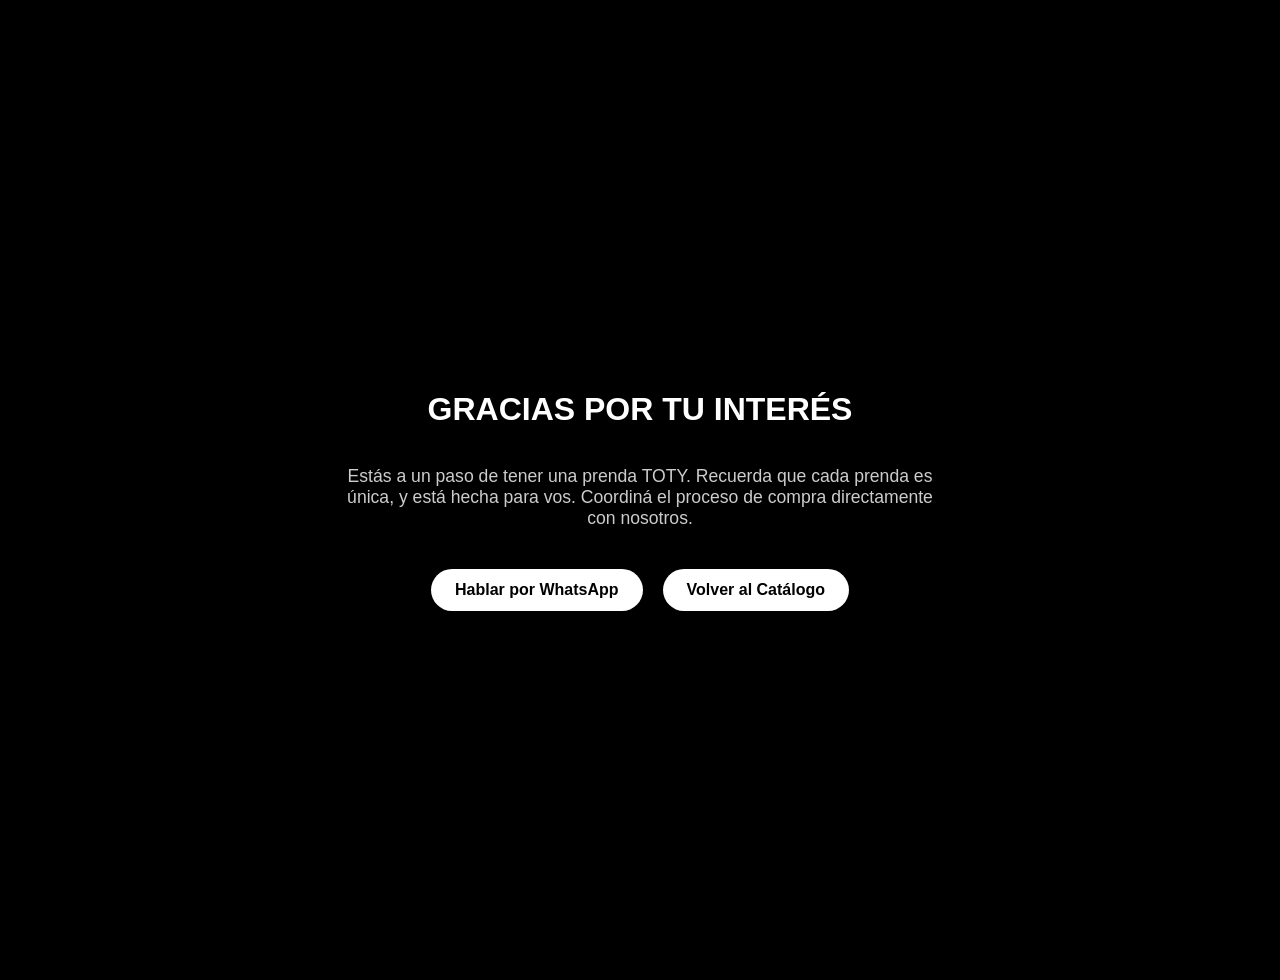
<file: comprar.html>
<!DOCTYPE html>
<html lang="es">
<head>
  <meta charset="UTF-8" />
  <meta name="viewport" content="width=device-width, initial-scale=1.0" />
  <title>Compra GRAYS - TOTY</title>
    <link rel="icon" type="image/png" href="favicon.jpg">

  <style>
    body {
      margin: 0;
      padding: 0;
      font-family: 'Poppins', sans-serif;
      background-color: black;
      color: white;
      display: flex;
      flex-direction: column;
      align-items: center;
      justify-content: center;
      min-height: 100vh;
      text-align: center;
      padding: 40px 20px;
    }

    h1 {
      font-size: 2rem;
      margin-bottom: 20px;
    }

    p {
      font-size: 1.1rem;
      color: #ccc;
      max-width: 600px;
      margin-bottom: 40px;
    }

    .botones {
      display: flex;
      gap: 20px;
      flex-wrap: wrap;
      justify-content: center;
    }

    a {
      text-decoration: none;
      background-color: white;
      color: black;
      padding: 12px 24px;
      border-radius: 30px;
      font-weight: bold;
      transition: background 0.3s ease;
    }

    a:hover {
      background-color: #ccc;
    }
  </style>
</head>
<body>

  <h1>GRACIAS POR TU INTERÉS</h1>
  <p>
    Estás a un paso de tener una prenda TOTY. Recuerda que cada prenda es única, y está hecha para vos. Coordiná el proceso de compra directamente con nosotros.
  </p>

  <div class="botones">
    <a href="https://wa.me/59899721270" target="_blank">Hablar por WhatsApp</a>
    <a href="catalogo.html">Volver al Catálogo</a>
  </div>

</body>
</html>
</file>
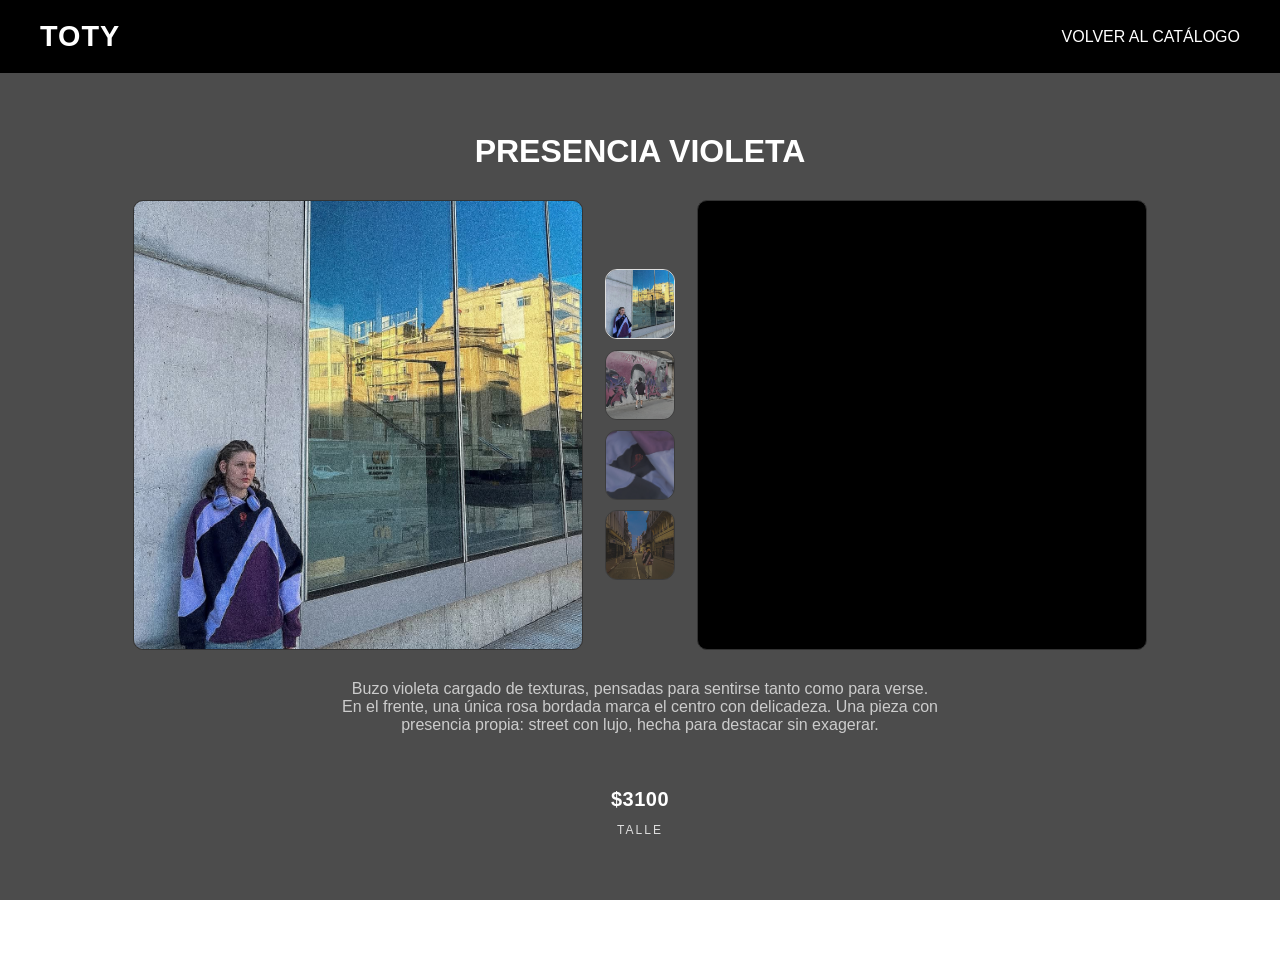
<file: presenciaVioleta.html>
<!DOCTYPE html>
<html lang="es">
<head>
  <meta charset="UTF-8" />
  <meta name="viewport" content="width=device-width, initial-scale=1.0" />
  <title>Presencia Violeta - TOTY</title>
  <link rel="icon" type="image/png" href="favicon.jpg">

  <style>
    * { margin: 0; padding: 0; box-sizing: border-box; }

    body {
      font-family: 'Poppins', sans-serif;
      color: white;
      min-height: 100vh;
      position: relative;
      overflow-x: hidden;
    }

    .video-fondo {
      position: fixed;
      top: 0;
      left: 0;
      width: 100vw;
      height: 100vh;
      object-fit: cover;
      opacity: 70%;
      z-index: -2;
    }

    .overlay {
      position: fixed;
      top: 0;
      left: 0;
      width: 100vw;
      height: 100vh;
      background: rgba(0, 0, 0, 0.7);
      z-index: -1;
    }

    header {
      padding: 20px 40px;
      display: flex;
      justify-content: space-between;
      align-items: center;
      z-index: 1;
      position: relative;
      background-color: black;
    }

    .logo {
      font-size: 1.8rem;
      font-weight: bold;
      letter-spacing: 1px;
      text-decoration: none;
      color: white;
    }

    nav a {
      color: white;
      text-decoration: none;
      font-size: 1rem;
    }

    .detalle {
      padding: 60px 20px;
      text-align: center;
      z-index: 1;
      position: relative;
      min-height: 100vh;
    }

    .detalle h2 {
      font-size: 2rem;
      margin-bottom: 30px;
    }

    /* ====== GALERÍA: FOTO | THUMBS EN MEDIO | VIDEO ====== */
    .galeria-fotos {
      display: flex;
      justify-content: center;
      align-items: flex-start; /* misma línea arriba */
      gap: 18px;
      margin-bottom: 30px;
      flex-wrap: nowrap;
    }

    .foto-principal,
    .galeria-fotos video {
      width: 450px;
      height: 450px;
      max-width: 90vw;
      object-fit: cover;
      background-color: black;
      border-radius: 10px;
      border: 1px solid #333;
      display: block;
    }

    /* Miniaturas al medio (columna) */
    .thumbs {
      height: 450px;
      display: flex;
      flex-direction: column;
      gap: 10px;
      padding: 6px 4px;
      overflow-y: auto;
      scrollbar-width: none;
      align-items: center;
      justify-content: center;
    }
    .thumbs::-webkit-scrollbar { display: none; }

    .thumb {
      width: 70px;
      height: 70px;
      border-radius: 12px;
      border: 1px solid #333;
      overflow: hidden;
      cursor: pointer;
      opacity: 0.6;
      transition: 0.18s ease;
      background: rgba(0,0,0,0.25);
    }

    .thumb img {
      width: 100%;
      height: 100%;
      object-fit: cover;
      display: block;
    }

    .thumb.activa {
      opacity: 1;
      border-color: #ddd;
      transform: translateY(-1px);
    }

    .detalle p {
      color: #ccc;
      max-width: 600px;
      margin: 0 auto;
      font-size: 1rem;
    }

    .boton-comprar {
      display: flex;
      flex-direction: column;
      justify-content: center;
      align-items: center;
      margin-top: 40px;
    }

    /* PRECIO ABAJO DE LA DESCRIPCIÓN */
    .precio-producto {
      color: #fff;
      font-size: 20px;
      font-weight: 800;
      letter-spacing: 0.5px;
      margin: 14px 0 12px;
    }

    /* LABEL "TALLE" ABAJO DEL PRECIO */
    .label-talle {
      color:#ddd;
      font-size:12px;
      letter-spacing:2px;
      text-transform:uppercase;
      margin-bottom:8px;
      font-weight:300;
      text-align:center;
    }

    /* ====== Responsive ====== */
    @media (max-width: 980px) {
      .galeria-fotos {
        flex-direction: column;
        align-items: center;
        gap: 14px;
      }

      .thumbs {
        height: auto;
        width: 92vw;
        max-width: 450px;
        flex-direction: row;
        overflow-x: auto;
        overflow-y: hidden;
        justify-content: flex-start;
      }

      .thumb {
        width: 64px;
        height: 64px;
      }
    }

    @media (max-width: 600px) {
      .foto-principal,
      .galeria-fotos video {
        width: 92vw;
        height: 92vw;
        max-height: 420px;
      }
    }
  </style>
</head>

<body>

  <video class="video-fondo" autoplay muted loop playsinline>
    <source src="material/buzo violeta/fondoV.mp4" type="video/mp4" />
    Tu navegador no soporta video.
  </video>

  <div class="overlay"></div>

  <header>
    <a href="index.html" class="logo" id="logoToty">TOTY</a>
    <nav>
      <a href="catalogo.html">VOLVER AL CATÁLOGO</a>
    </nav>
  </header>

  <section class="detalle">
    <h2>PRESENCIA VIOLETA</h2>

    <div class="galeria-fotos">
      <!-- FOTO -->
      <img id="fotoBuzo" class="foto-principal" src="material/buzo violeta/1.jpg" alt="Violeta 1">

      <!-- MINIATURAS EN EL MEDIO -->
      <div class="thumbs" id="thumbs"></div>

      <!-- VIDEO (no lo toco) -->
      <video autoplay muted loop playsinline>
        <source src="material/buzo violeta/video2.MP4" type="video/mp4" />
        Tu navegador no soporta video.
      </video>
    </div>

    <p>
      Buzo violeta cargado de texturas, pensadas para sentirse tanto como para verse. En el frente, una única rosa bordada marca el centro con delicadeza. Una pieza con presencia propia: street con lujo, hecha para destacar sin exagerar.
    </p>

    <!-- PRECIO + TALLE + SHOPIFY -->
    <div class="boton-comprar">
      <!-- CAMBIÁ ESTE PRECIO SI NO ES 3000 -->
      <div class="precio-producto">$3100</div>
      <div class="label-talle">Talle</div>
      <div id="product-component-1763383241123"></div>
    </div>

  </section>

  <!-- MINIATURAS JS (sin flechas) -->
  <script>
    const fotos = [
      "material/buzo violeta/1.jpg",
      "material/buzo violeta/2.jpg",
      "material/buzo violeta/3.jpg",
      "material/buzo violeta/4.jpg"
    ];

    let index = 0;

    const fotoBuzo = document.getElementById("fotoBuzo");
    const thumbs = document.getElementById("thumbs");

    function setFoto(i) {
      index = i;
      fotoBuzo.src = fotos[index];

      [...thumbs.children].forEach((el, idx) => {
        el.classList.toggle("activa", idx === index);
      });
    }

    fotos.forEach((src, i) => {
      const t = document.createElement("div");
      t.className = "thumb" + (i === 0 ? " activa" : "");
      t.innerHTML = `<img src="${src}" alt="thumb ${i + 1}">`;
      t.addEventListener("click", () => setFoto(i));
      thumbs.appendChild(t);
    });

    setFoto(0);
  </script>

  <!-- Shopify Buy Button -->
  <script type="text/javascript">
    (function () {
      var scriptURL = 'https://sdks.shopifycdn.com/buy-button/latest/buy-button-storefront.min.js';

      if (window.ShopifyBuy) {
        if (window.ShopifyBuy.UI) {
          ShopifyBuyInit();
        } else {
          loadScript();
        }
      } else {
        loadScript();
      }

      function loadScript() {
        var script = document.createElement('script');
        script.async = true;
        script.src = scriptURL;
        document.body.appendChild(script);
        script.onload = ShopifyBuyInit;
      }

      function ShopifyBuyInit() {
        var client = ShopifyBuy.buildClient({
          domain: 'tyfukc-4b.myshopify.com',
          storefrontAccessToken: 'a8413ee5dde4253704b93932cee84e2a',
        });

        ShopifyBuy.UI.onReady(client).then(function (ui) {
          ui.createComponent('product', {
            id: '7728752230443',
            node: document.getElementById('product-component-1763383241123'),
            moneyFormat: '%24%7B%7Bamount_with_comma_separator%7D%7D',
            options: {
              product: {
                contents: {
                  img: false,
                  imgWithCarousel: false,
                  title: false,
                  price: false,        /* precio lo mostramos nosotros arriba */
                  description: false,
                  quantity: false,
                  options: true
                },
                styles: {
                  product: {
                    "background-color": "transparent",
                    "text-align": "center",
                    "border": "none",
                    "box-shadow": "none"
                  },
                  button: {
                    "background-color": "#5c1695",
                    "border-radius": "30px",
                    "padding": "12px 24px",
                    "font-weight": "bold",
                    "color": "white",
                    ":hover": { "background-color": "#9c25fd" },
                    ":focus": { "background-color": "#9c25fd" }
                  }
                },
                text: { button: "COMPRAR AHORA" }
              },

              option: {
                styles: {
                  wrapper: {
                    "background-color": "transparent",
                    "border": "none",
                    "box-shadow": "none",
                    "padding": "0",
                    "margin": "0 0 12px 0"
                  },
                  label: {
                    "display": "none" /* oculto label interno: usás tu "Talle" */
                  },
                  select: {
                    "background-color": "#2e2e2e",
                    "border": "1px solid #2e2e2e",
                    "border-radius": "10px",
                    "color": "#fff",
                    "padding": "10px 14px",
                    "font-size": "14px",
                    "text-align": "center",
                    "margin-bottom": "16px",
                    "outline": "none",
                    "appearance": "none",
                    "-webkit-appearance": "none",
                    "-moz-appearance": "none",
                    "box-shadow": "none",
                    "cursor": "pointer",
                    "transition": "0.25s",
                    "width": "100%",
                    ":hover": { "background-color": "#3a3a3a", "border-color": "#3a3a3a" },
                    ":focus": { "background-color": "#3a3a3a", "border-color": "#3a3a3a", "box-shadow": "none", "outline": "none" }
                  }
                }
              },

              cart: {
                styles: {
                  button: {
                    "background-color": "#5c1695",
                    ":hover": { "background-color": "#9c25fd" },
                    ":focus": { "background-color": "#9c25fd" }
                  }
                },
                text: {
                  title: "Carrito",
                  total: "TOTAL",
                  empty: "Tu carrito está vacío",
                  notice: "Vestite como quieras pero que sea TOTY",
                  button: "Comprar"
                }
              },

              toggle: {
                styles: {
                  toggle: {
                    "background-color": "#5c1695",
                    ":hover": { "background-color": "#9c25fd" },
                    ":focus": { "background-color": "#9c25fd" }
                  }
                }
              },

              modalProduct: {
                contents: {
                  img: true,
                  imgWithCarousel: true,
                  button: false,
                  buttonWithQuantity: true,
                  options: true
                },
                styles: {
                  button: {
                    "background-color": "#5c1695",
                    ":hover": { "background-color": "#9c25fd" },
                    ":focus": { "background-color": "#9c25fd" }
                  }
                },
                text: { button: "Agregar al carrito" }
              }
            }
          });
        });
      }
    })();
  </script>

</body>
</html>
</file>
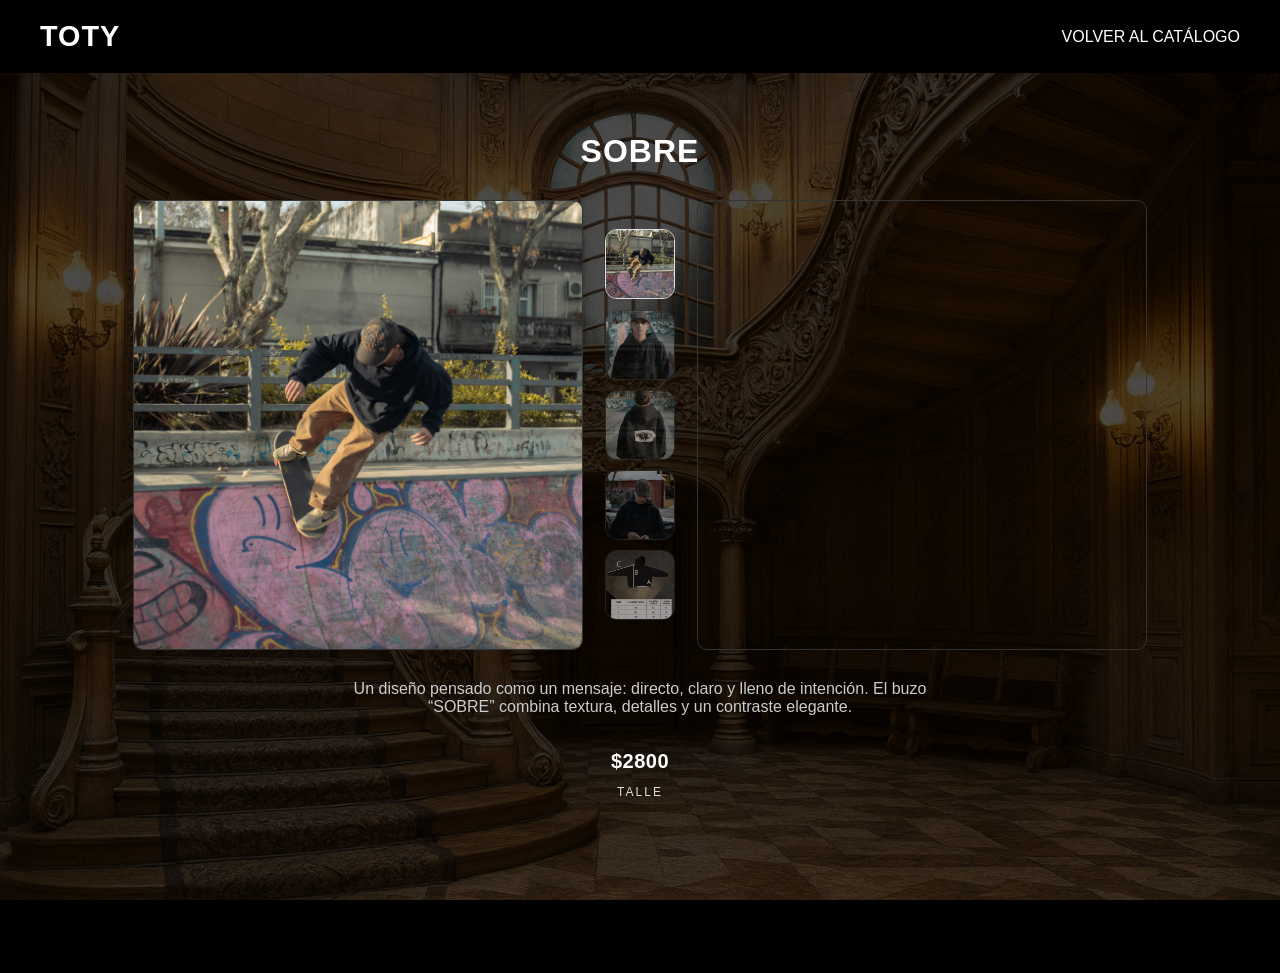
<file: sobre.html>
<!DOCTYPE html>
<html lang="es">
<head>
  <meta charset="UTF-8" />
  <meta name="viewport" content="width=device-width, initial-scale=1.0" />
  <title>SOBRE - TOTY</title>

  <style>
    * { margin: 0; padding: 0; box-sizing: border-box; }

    body {
      font-family: 'Poppins', sans-serif;
      color: white;
      min-height: 100vh;
      position: relative;
      overflow-x: hidden;
      background: #000 url("material/buzo sobre/fondo.png") center center / cover no-repeat fixed;
    }

    .overlay {
      position: fixed;
      top: 0; left: 0;
      width: 100vw; height: 100vh;
      background: rgba(0, 0, 0, 0.7);
      z-index: -1;
    }

    header {
      padding: 20px 40px;
      display: flex;
      justify-content: space-between;
      align-items: center;
      background-color: black;
      z-index: 1;
      position: relative;
    }

    .logo {
      font-size: 1.8rem;
      font-weight: bold;
      letter-spacing: 1px;
      text-decoration: none;
      color: white;
    }

    nav a {
      color: white;
      text-decoration: none;
      font-size: 1rem;
    }

    .detalle {
      padding: 60px 20px;
      text-align: center;
      position: relative;
      z-index: 1;
      min-height: 100vh;
    }

    .detalle h2 {
      font-size: 2rem;
      margin-bottom: 30px;
      letter-spacing: 1px;
    }

    /* ====== GALERÍA: FOTO | THUMBS EN MEDIO | VIDEO ====== */
    .galeria-fotos {
      display: flex;
      justify-content: center;
      align-items: flex-start; /* misma línea arriba */
      gap: 18px;
      margin-bottom: 30px;
      flex-wrap: nowrap;
    }

    .foto-principal,
    .galeria-fotos video {
      width: 450px;
      height: 450px;
      max-width: 90vw;
      object-fit: cover;
      background-color: transparent;
      border-radius: 10px;
      border: 1px solid #333;
      display: block;
    }

    /* Miniaturas al medio (columna) */
    .thumbs {
      height: 450px;
      display: flex;
      flex-direction: column;
      gap: 10px;
      padding: 6px 4px;
      overflow-y: auto;
      scrollbar-width: none;
      align-items: center;
      justify-content: center;
    }
    .thumbs::-webkit-scrollbar { display: none; }

    .thumb {
      width: 70px;
      height: 70px;
      border-radius: 12px;
      border: 1px solid #333;
      overflow: hidden;
      cursor: pointer;
      opacity: 0.6;
      transition: 0.18s ease;
      background: rgba(0,0,0,0.25);
    }

    .thumb img {
      width: 100%;
      height: 100%;
      object-fit: cover;
      display: block;
    }

    .thumb.activa {
      opacity: 1;
      border-color: #ddd;
      transform: translateY(-1px);
    }

    .detalle p {
      color: #ccc;
      max-width: 600px;
      margin: 0 auto 30px;
      font-size: 1rem;
    }

    .boton-comprar {
      display: flex;
      flex-direction: column;
      align-items: center;
      justify-content: center;
      margin-top: 10px;
    }

    /* PRECIO ABAJO DE LA DESCRIPCIÓN */
    .precio-producto {
      color: #fff;
      font-size: 20px;
      font-weight: 800;
      letter-spacing: 0.5px;
      margin: 4px 0 12px;
    }

    /* LABEL "TALLE" ABAJO DEL PRECIO */
    .label-talle {
      color:#ddd;
      font-size:12px;
      letter-spacing:2px;
      text-transform:uppercase;
      margin-bottom:8px;
      font-weight:300;
      text-align:center;
    }

    /* ====== Responsive ====== */
    @media (max-width: 980px) {
      .galeria-fotos {
        flex-direction: column;
        align-items: center;
        gap: 14px;
      }

      .thumbs {
        height: auto;
        width: 92vw;
        max-width: 450px;
        flex-direction: row;
        overflow-x: auto;
        overflow-y: hidden;
        justify-content: flex-start;
      }

      .thumb {
        width: 64px;
        height: 64px;
      }
    }

    @media (max-width: 600px) {
      .foto-principal,
      .galeria-fotos video {
        width: 92vw;
        height: 92vw;
        max-height: 420px;
      }
    }
  </style>
</head>

<body>
  <div class="overlay"></div>

  <header>
    <a href="index.html" class="logo" id="logoToty">TOTY</a>
    <nav>
      <a href="catalogo.html">VOLVER AL CATÁLOGO</a>
    </nav>
  </header>

  <section class="detalle">
    <h2>SOBRE</h2>

    <div class="galeria-fotos">
      <!-- FOTO -->
      <img id="fotoBuzo" class="foto-principal" src="material/buzo sobre/1.jpg" alt="SOBRE 1">

      <!-- MINIATURAS EN EL MEDIO -->
      <div class="thumbs" id="thumbs"></div>

      <!-- VIDEO -->
      <video autoplay muted loop playsinline webkit-playsinline>
        <source src="material/buzo sobre/video.mp4" type="video/mp4" />
      </video>
    </div>

    <p>
      Un diseño pensado como un mensaje: directo, claro y lleno de intención. El buzo “SOBRE” combina textura, detalles y un contraste elegante.
    </p>

    <!-- PRECIO + TALLE + SHOPIFY -->
    <div class="boton-comprar">
      <!-- CAMBIÁ ESTE PRECIO SI NO ES 3000 -->
      <div class="precio-producto">$2800</div>

      <div class="label-talle">Talle</div>
      <div id="product-component-1763861359099"></div>
    </div>
  </section>

  <!-- MINIATURAS JS (sin flechas) -->
  <script>
    const fotos = [
      "material/buzo sobre/1.jpg",
      "material/buzo sobre/2.jpg",
      "material/buzo sobre/3.jpg",
      "material/buzo sobre/4.jpg",
      "material/buzo sobre/5.jpg"
    ];

    let index = 0;

    const fotoBuzo = document.getElementById("fotoBuzo");
    const thumbs = document.getElementById("thumbs");

    function setFoto(i) {
      index = i;
      fotoBuzo.src = fotos[index];

      [...thumbs.children].forEach((el, idx) => {
        el.classList.toggle("activa", idx === index);
      });
    }

    fotos.forEach((src, i) => {
      const t = document.createElement("div");
      t.className = "thumb" + (i === 0 ? " activa" : "");
      t.innerHTML = `<img src="${src}" alt="thumb ${i + 1}">`;
      t.addEventListener("click", () => setFoto(i));
      thumbs.appendChild(t);
    });

    setFoto(0);
  </script>

  <!-- Shopify Buy Button -->
  <script type="text/javascript">
  (function () {
    var scriptURL = 'https://sdks.shopifycdn.com/buy-button/latest/buy-button-storefront.min.js';

    if (window.ShopifyBuy) {
      if (window.ShopifyBuy.UI) {
        ShopifyBuyInit();
      } else {
        loadScript();
      }
    } else {
      loadScript();
    }

    function loadScript() {
      var script = document.createElement('script');
      script.async = true;
      script.src = scriptURL;
      document.body.appendChild(script);
      script.onload = ShopifyBuyInit;
    }

    function ShopifyBuyInit() {
      var client = ShopifyBuy.buildClient({
        domain: 'tyfukc-4b.myshopify.com',
        storefrontAccessToken: 'a8413ee5dde4253704b93932cee84e2a',
      });

      ShopifyBuy.UI.onReady(client).then(function (ui) {
        ui.createComponent('product', {
          id: '7744097550379',
          node: document.getElementById('product-component-1763861359099'),
          moneyFormat: '%24%7B%7Bamount_with_comma_separator%7D%7D',
          options: {
            product: {
              contents: {
                img: false,
                imgWithCarousel: false,
                title: false,
                price: false,      /* precio lo mostramos nosotros arriba */
                description: false,
                quantity: false,
                options: true
              },
              styles: {
                product: {
                  "box-shadow": "none",
                  "background-color": "transparent",
                  "border": "none",
                  "text-align": "center"
                },
                button: {
                  "background-color": "#5c1695",
                  "border-radius": "30px",
                  "padding": "12px 24px",
                  "font-weight": "bold",
                  ":hover": { "background-color": "#9c25fd" },
                  ":focus": { "background-color": "#9c25fd" }
                }
              },
              text: { button: "COMPRAR AHORA" }
            },

            option: {
              styles: {
                wrapper: {
                  "background-color": "transparent",
                  "border": "none",
                  "box-shadow": "none",
                  "padding": "0",
                  "margin": "0 0 12px 0"
                },
                label: {
                  "display": "none"  /* oculto label interno: usás tu "Talle" */
                },
                select: {
                  "background-color": "#2e2e2e",
                  "border": "1px solid #2e2e2e",
                  "border-radius": "10px",
                  "color": "#fff",
                  "padding": "12px 14px",
                  "font-size": "14px",
                  "text-align": "center",
                  "margin-bottom": "16px",
                  "outline": "none",
                  "appearance": "none",
                  "-webkit-appearance": "none",
                  "-moz-appearance": "none",
                  "box-shadow": "none",
                  "cursor": "pointer",
                  "transition": "0.25s",
                  "width": "100%",
                  ":hover": { "background-color": "#3a3a3a", "border-color": "#3a3a3a" },
                  ":focus": { "background-color": "#3a3a3a", "border-color": "#3a3a3a", "box-shadow": "none", "outline": "none" }
                }
              }
            },

            cart: {
              styles: {
                button: {
                  "background-color": "#5c1695",
                  ":hover": { "background-color": "#9c25fd" },
                  ":focus": { "background-color": "#9c25fd" }
                }
              },
              text: {
                title: "Carrito",
                total: "TOTAL",
                empty: "Tu carrito está vacío",
                notice: "",
                button: "Comprar"
              }
            },

            toggle: {
              styles: {
                toggle: {
                  "background-color": "#5c1695",
                  ":hover": { "background-color": "#9c25fd" },
                  ":focus": { "background-color": "#9c25fd" }
                }
              }
            },

            modalProduct: {
              contents: {
                img: true,
                imgWithCarousel: true,
                button: false,
                buttonWithQuantity: true,
                options: true
              },
              styles: {
                product: {
                  "@media (min-width: 601px)": {
                    "max-width": "100%",
                    "margin-left": "0px",
                    "margin-bottom": "0px"
                  }
                },
                button: {
                  "background-color": "#5c1695",
                  ":hover": { "background-color": "#9c25fd" },
                  ":focus": { "background-color": "#9c25fd" }
                }
              },
              text: { button: "Agregar al carrito" }
            }
          }
        });
      });
    }
  })();
  </script>
</body>
</html>
</file>
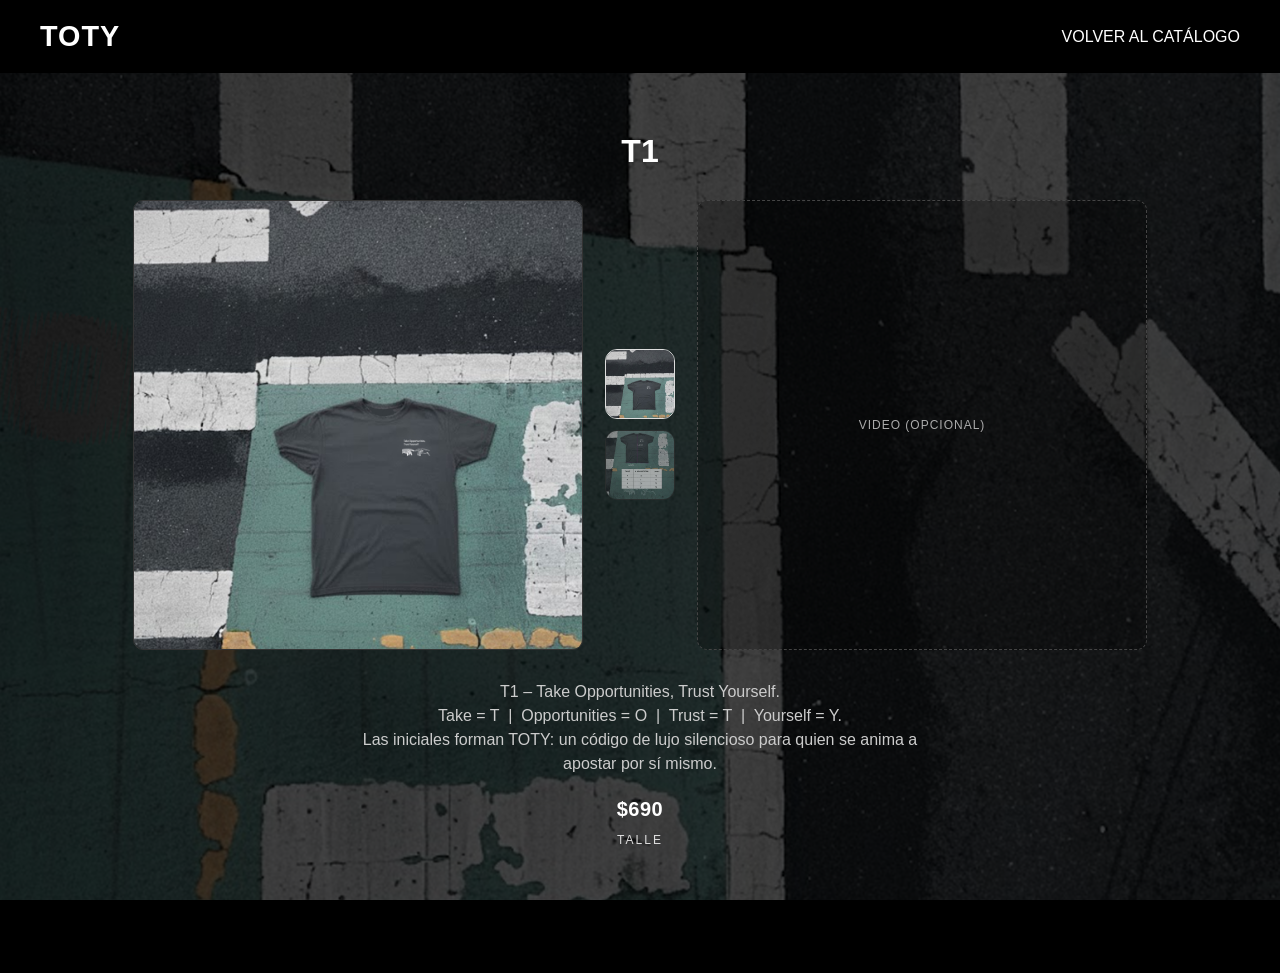
<file: t1.html>
<!DOCTYPE html>
<html lang="es">
<head>
  <meta charset="UTF-8" />
  <meta name="viewport" content="width=device-width, initial-scale=1.0" />
  <title>T1 - TOTY</title>

  <style>
    * { margin: 0; padding: 0; box-sizing: border-box; }

    body {
      font-family: 'Poppins', sans-serif;
      color: white;
      min-height: 100vh;
      position: relative;
      overflow-x: hidden;
      background: #000 url("material/basicos/T1/fondo.jpg") center center / cover no-repeat fixed;
    }

    .overlay {
      position: fixed;
      top: 0; left: 0;
      width: 100vw; height: 100vh;
      background: rgba(0, 0, 0, 0.7);
      z-index: -1;
    }

    header {
      padding: 20px 40px;
      display: flex;
      justify-content: space-between;
      align-items: center;
      background-color: black;
      z-index: 1;
      position: relative;
    }

    .logo {
      font-size: 1.8rem;
      font-weight: bold;
      letter-spacing: 1px;
      text-decoration: none;
      color: white;
    }

    nav a {
      color: white;
      text-decoration: none;
      font-size: 1rem;
    }

    .detalle {
      padding: 60px 20px;
      text-align: center;
      z-index: 1;
      position: relative;
      min-height: 100vh;
    }

    .detalle h2 {
      font-size: 2rem;
      margin-bottom: 30px;
    }

    /* ====== GALERÍA: FOTO | THUMBS EN MEDIO | VIDEO ====== */
    .galeria-fotos {
      display: flex;
      justify-content: center;
      align-items: flex-start; /* misma línea arriba */
      gap: 18px;
      margin-bottom: 30px;
      flex-wrap: nowrap;
    }

    .foto-principal,
    .galeria-fotos video {
      width: 450px;
      height: 450px;
      max-width: 90vw;
      object-fit: cover;
      background-color: transparent;
      border-radius: 10px;
      border: 1px solid #333;
      display: block;
    }

    /* Miniaturas al medio (columna) */
    .thumbs {
      height: 450px;
      display: flex;
      flex-direction: column;
      gap: 10px;
      padding: 6px 4px;
      overflow-y: auto;
      scrollbar-width: none;
      align-items: center;
      justify-content: center;
    }
    .thumbs::-webkit-scrollbar { display: none; }

    .thumb {
      width: 70px;
      height: 70px;
      border-radius: 12px;
      border: 1px solid #333;
      overflow: hidden;
      cursor: pointer;
      opacity: 0.6;
      transition: 0.18s ease;
      background: rgba(0,0,0,0.25);
    }

    .thumb img {
      width: 100%;
      height: 100%;
      object-fit: cover;
      display: block;
    }

    .thumb.activa {
      opacity: 1;
      border-color: #ddd;
      transform: translateY(-1px);
    }

    /* Placeholder cuando NO hay video aún */
    .video-placeholder {
      width: 450px;
      height: 450px;
      max-width: 90vw;
      border-radius: 10px;
      border: 1px dashed #444;
      display: flex;
      align-items: center;
      justify-content: center;
      color: #aaa;
      font-size: 12px;
      letter-spacing: 1px;
      text-transform: uppercase;
      background: rgba(0,0,0,0.25);
    }

    .detalle p {
      color: #ccc;
      max-width: 600px;
      margin: 0 auto 18px;
      font-size: 1rem;
      line-height: 1.5;
    }

    .boton-comprar {
      display: flex;
      flex-direction: column;
      align-items: center;
      justify-content: center;
      margin-top: 10px;
    }

    .precio-producto {
      color: #fff;
      font-size: 20px;
      font-weight: 800;
      letter-spacing: 0.5px;
      margin: 4px 0 12px;
    }

    .label-talle {
      color:#ddd;
      font-size:12px;
      letter-spacing:2px;
      text-transform:uppercase;
      margin-bottom:8px;
      font-weight:300;
      text-align:center;
    }

    /* ====== Responsive ====== */
    @media (max-width: 980px) {
      .galeria-fotos {
        flex-direction: column;
        align-items: center;
        gap: 14px;
      }

      .thumbs {
        height: auto;
        width: 92vw;
        max-width: 450px;
        flex-direction: row;
        overflow-x: auto;
        overflow-y: hidden;
        justify-content: flex-start;
      }

      .thumb { width: 64px; height: 64px; }
    }

    @media (max-width: 600px) {
      .foto-principal,
      .galeria-fotos video,
      .video-placeholder {
        width: 92vw;
        height: 92vw;
        max-height: 420px;
      }
    }
  </style>
</head>
<body>

  <div class="overlay"></div>

  <header>
    <a href="index.html" class="logo" id="logoToty">TOTY</a>
    <nav>
      <a href="catalogo.html">VOLVER AL CATÁLOGO</a>
    </nav>
  </header>

  <section class="detalle">
    <h2>T1</h2>

    <div class="galeria-fotos">
      <!-- FOTO -->
      <img id="fotoT1" class="foto-principal" src="material/basicos/T1/T1.jpg" alt="T1 1">

      <!-- MINIATURAS EN EL MEDIO -->
      <div class="thumbs" id="thumbs"></div>

      <!-- ✅ VIDEO A LA DERECHA (como en los demás) -->
      <!-- OPCIÓN A: cuando tengas video, descomentá este bloque y poné tu ruta -->
      <!--
      <video autoplay muted loop playsinline webkit-playsinline>
        <source src="material/basicos/T1/video.mp4" type="video/mp4" />
        Tu navegador no soporta video.
      </video>
      -->

      <!-- OPCIÓN B: placeholder mientras NO hay video -->
      <div class="video-placeholder">Video (opcional)</div>
    </div>

    <p>
      T1 – Take Opportunities, Trust Yourself. <br>
      Take = T &nbsp;|&nbsp; Opportunities = O &nbsp;|&nbsp; Trust = T &nbsp;|&nbsp; Yourself = Y. <br>
      Las iniciales forman TOTY: un código de lujo silencioso para quien se anima a apostar por sí mismo.
    </p>

    <div class="boton-comprar">
      <div class="precio-producto">$690</div>
      <div class="label-talle">Talle</div>
      <div id="product-component-1764940674097"></div>
    </div>
  </section>

  <!-- MINIATURAS JS -->
  <script>
    const fotos = [
      "material/basicos/T1/T1.jpg",
      "material/basicos/T1/talles.jpg"
    ];

    let index = 0;

    const fotoT1 = document.getElementById("fotoT1");
    const thumbs = document.getElementById("thumbs");

    function setFoto(i) {
      index = i;
      fotoT1.src = fotos[index];

      [...thumbs.children].forEach((el, idx) => {
        el.classList.toggle("activa", idx === index);
      });
    }

    fotos.forEach((src, i) => {
      const t = document.createElement("div");
      t.className = "thumb" + (i === 0 ? " activa" : "");
      t.innerHTML = `<img src="${src}" alt="thumb ${i + 1}">`;
      t.addEventListener("click", () => setFoto(i));
      thumbs.appendChild(t);
    });

    setFoto(0);
  </script>

  <!-- Shopify Buy Button -->
  <script type="text/javascript">
    (function () {
      var scriptURL = 'https://sdks.shopifycdn.com/buy-button/latest/buy-button-storefront.min.js';

      if (window.ShopifyBuy) {
        if (window.ShopifyBuy.UI) {
          ShopifyBuyInit();
        } else {
          loadScript();
        }
      } else {
        loadScript();
      }

      function loadScript() {
        var script = document.createElement('script');
        script.async = true;
        script.src = scriptURL;
        document.body.appendChild(script);
        script.onload = ShopifyBuyInit;
      }

      function ShopifyBuyInit() {
        var client = ShopifyBuy.buildClient({
          domain: 'tyfukc-4b.myshopify.com',
          storefrontAccessToken: 'a8413ee5dde4253704b93932cee84e2a',
        });

        ShopifyBuy.UI.onReady(client).then(function (ui) {
          ui.createComponent('product', {
            id: '7752506671147',
            node: document.getElementById('product-component-1764940674097'),
            moneyFormat: '%24%7B%7Bamount_with_comma_separator%7D%7D',
            options: {
              product: {
                contents: {
                  img: false,
                  imgWithCarousel: false,
                  title: false,
                  price: false,
                  description: false,
                  quantity: false,
                  options: true
                },
                styles: {
                  product: {
                    "box-shadow": "none",
                    "background-color": "transparent",
                    "border": "none",
                    "text-align": "center"
                  },
                  button: {
                    "background-color": "#5c1695",
                    "border-radius": "30px",
                    "padding": "12px 24px",
                    "font-weight": "bold",
                    ":hover": { "background-color": "#9c25fd" },
                    ":focus": { "background-color": "#9c25fd" }
                  }
                },
                text: { button: "COMPRAR AHORA" }
              },

              option: {
                styles: {
                  wrapper: {
                    "background-color": "transparent",
                    "border": "none",
                    "box-shadow": "none",
                    "padding": "0",
                    "margin": "0 0 12px 0"
                  },
                  label: { "display": "none" },
                  select: {
                    "background-color": "#2e2e2e",
                    "border": "1px solid #2e2e2e",
                    "border-radius": "10px",
                    "color": "#fff",
                    "padding": "10px 14px",
                    "font-size": "14px",
                    "text-align": "center",
                    "margin-bottom": "16px",
                    "outline": "none",
                    "appearance": "none",
                    "-webkit-appearance": "none",
                    "-moz-appearance": "none",
                    "box-shadow": "none",
                    "cursor": "pointer",
                    "transition": "0.25s",
                    "width": "100%",
                    ":hover": { "background-color": "#3a3a3a", "border-color": "#3a3a3a" },
                    ":focus": { "background-color": "#3a3a3a", "border-color": "#3a3a3a", "box-shadow": "none", "outline": "none" }
                  }
                }
              },

              cart: {
                styles: {
                  button: {
                    "background-color": "#5c1695",
                    ":hover": { "background-color": "#9c25fd" },
                    ":focus": { "background-color": "#9c25fd" }
                  }
                },
                text: {
                  title: "Carrito",
                  total: "TOTAL",
                  empty: "Tu carrito está vacío",
                  notice: "",
                  button: "Comprar"
                }
              },

              toggle: {
                styles: {
                  toggle: {
                    "background-color": "#5c1695",
                    ":hover": { "background-color": "#9c25fd" },
                    ":focus": { "background-color": "#9c25fd" }
                  }
                }
              },

              modalProduct: {
                contents: {
                  img: true,
                  imgWithCarousel: true,
                  button: false,
                  buttonWithQuantity: true,
                  options: true
                },
                styles: {
                  product: {
                    "@media (min-width: 601px)": {
                      "max-width": "100%",
                      "margin-left": "0px",
                      "margin-bottom": "0px"
                    }
                  },
                  button: {
                    "background-color": "#5c1695",
                    ":hover": { "background-color": "#9c25fd" },
                    ":focus": { "background-color": "#9c25fd" }
                  }
                },
                text: { button: "Agregar al carrito" }
              }
            }
          });
        });
      }
    })();
  </script>

</body>
</html>
</file>
